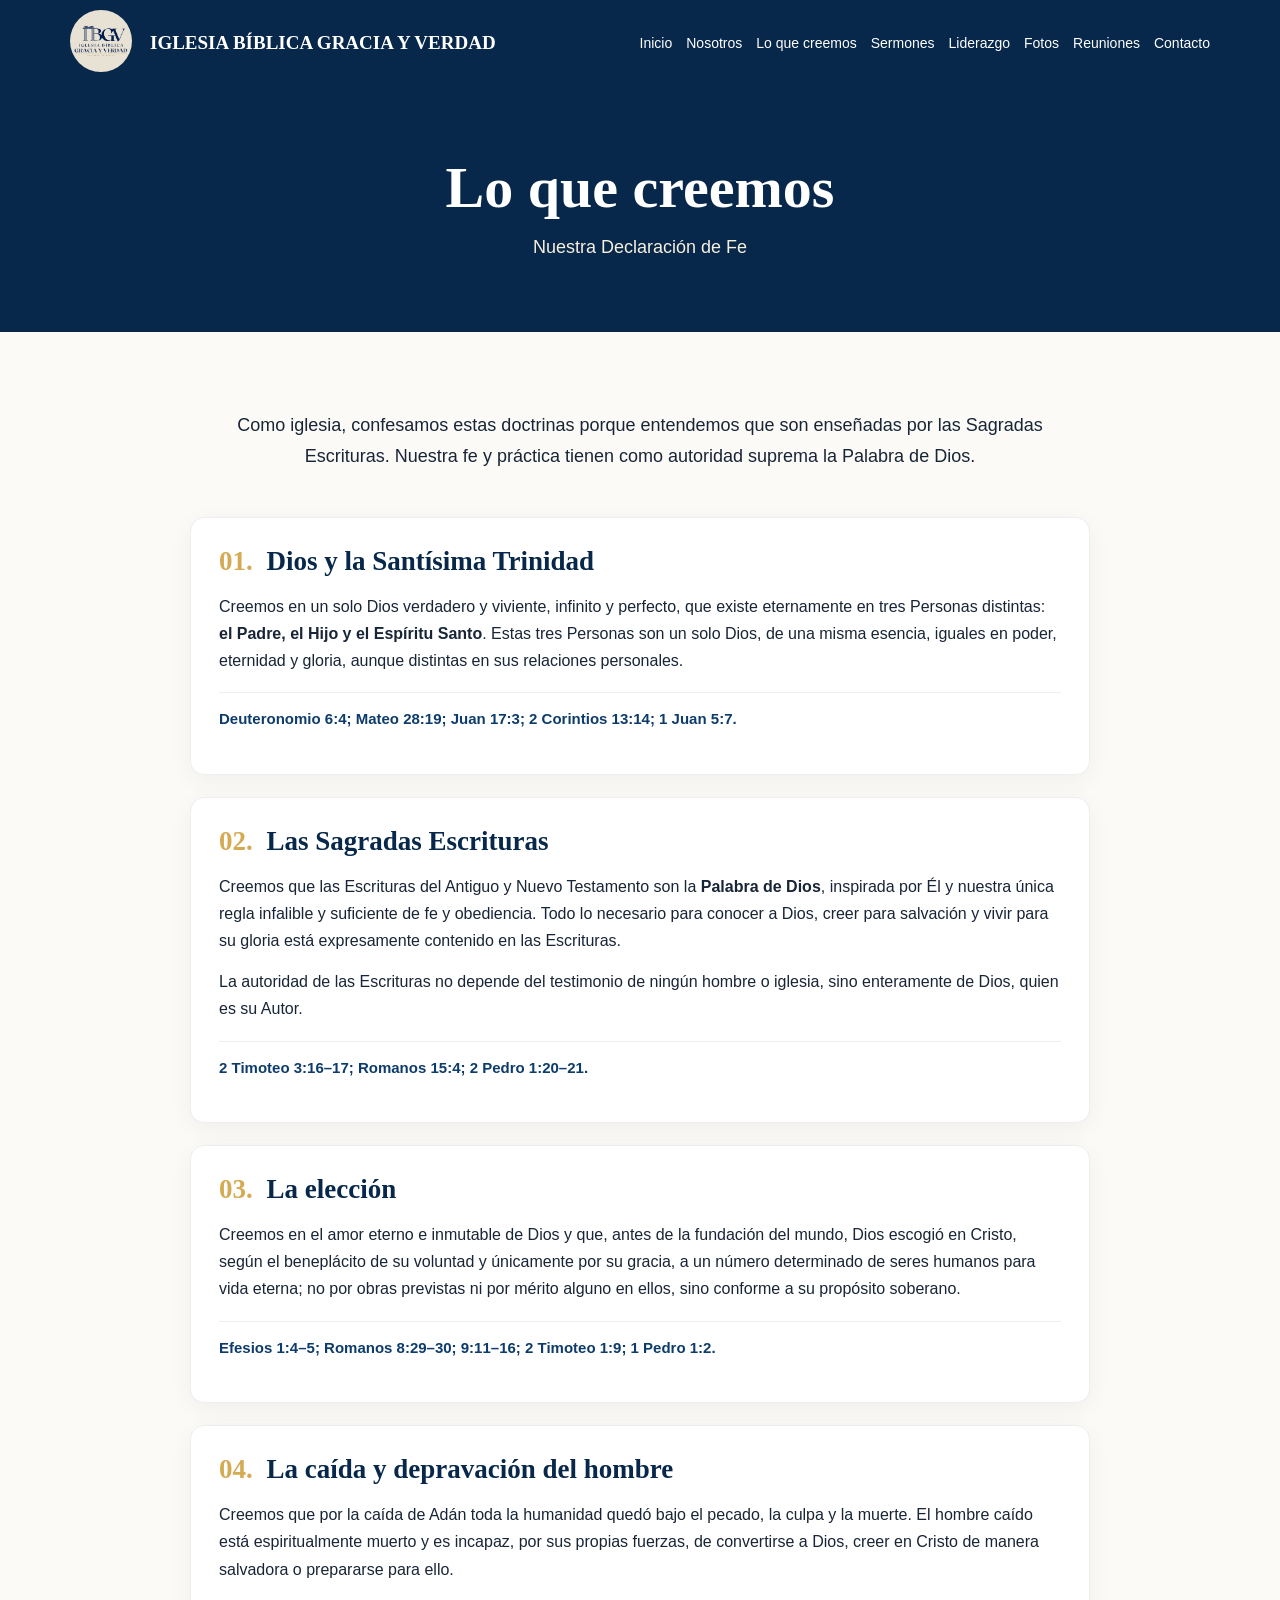
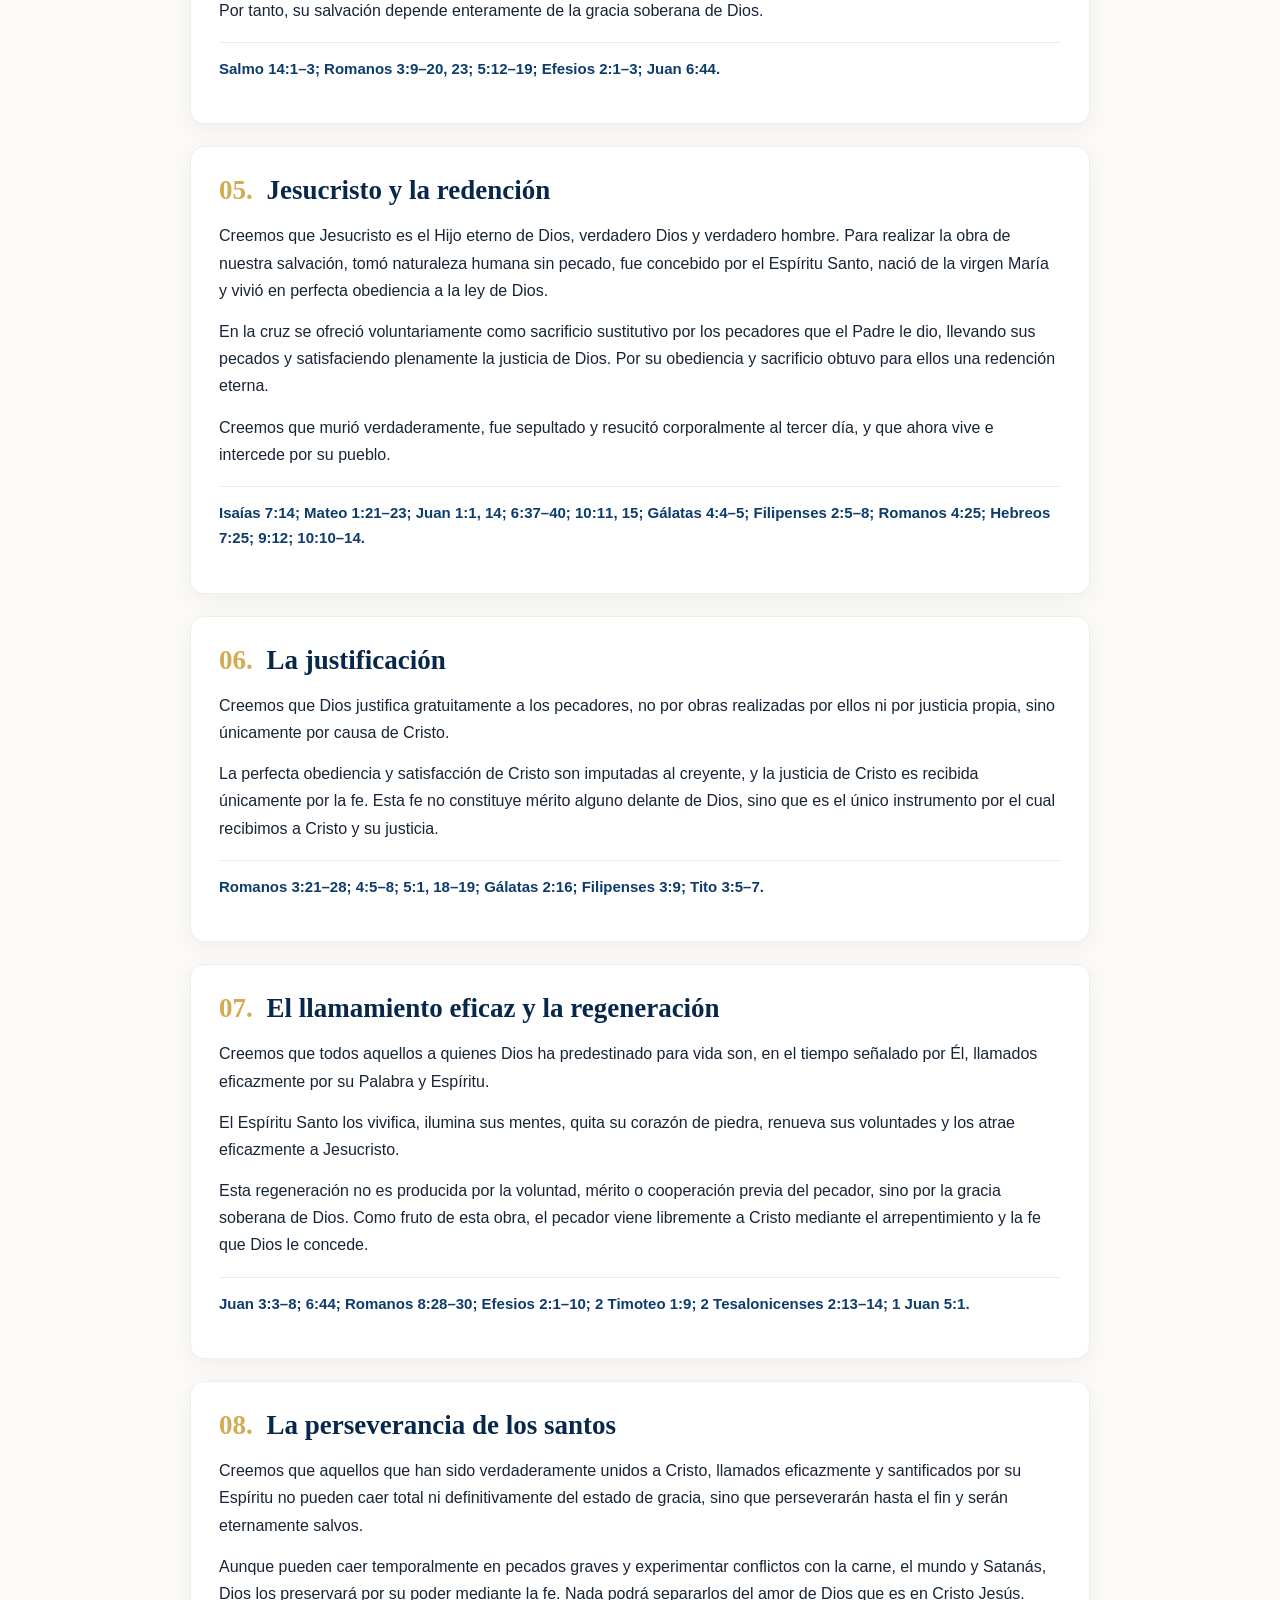
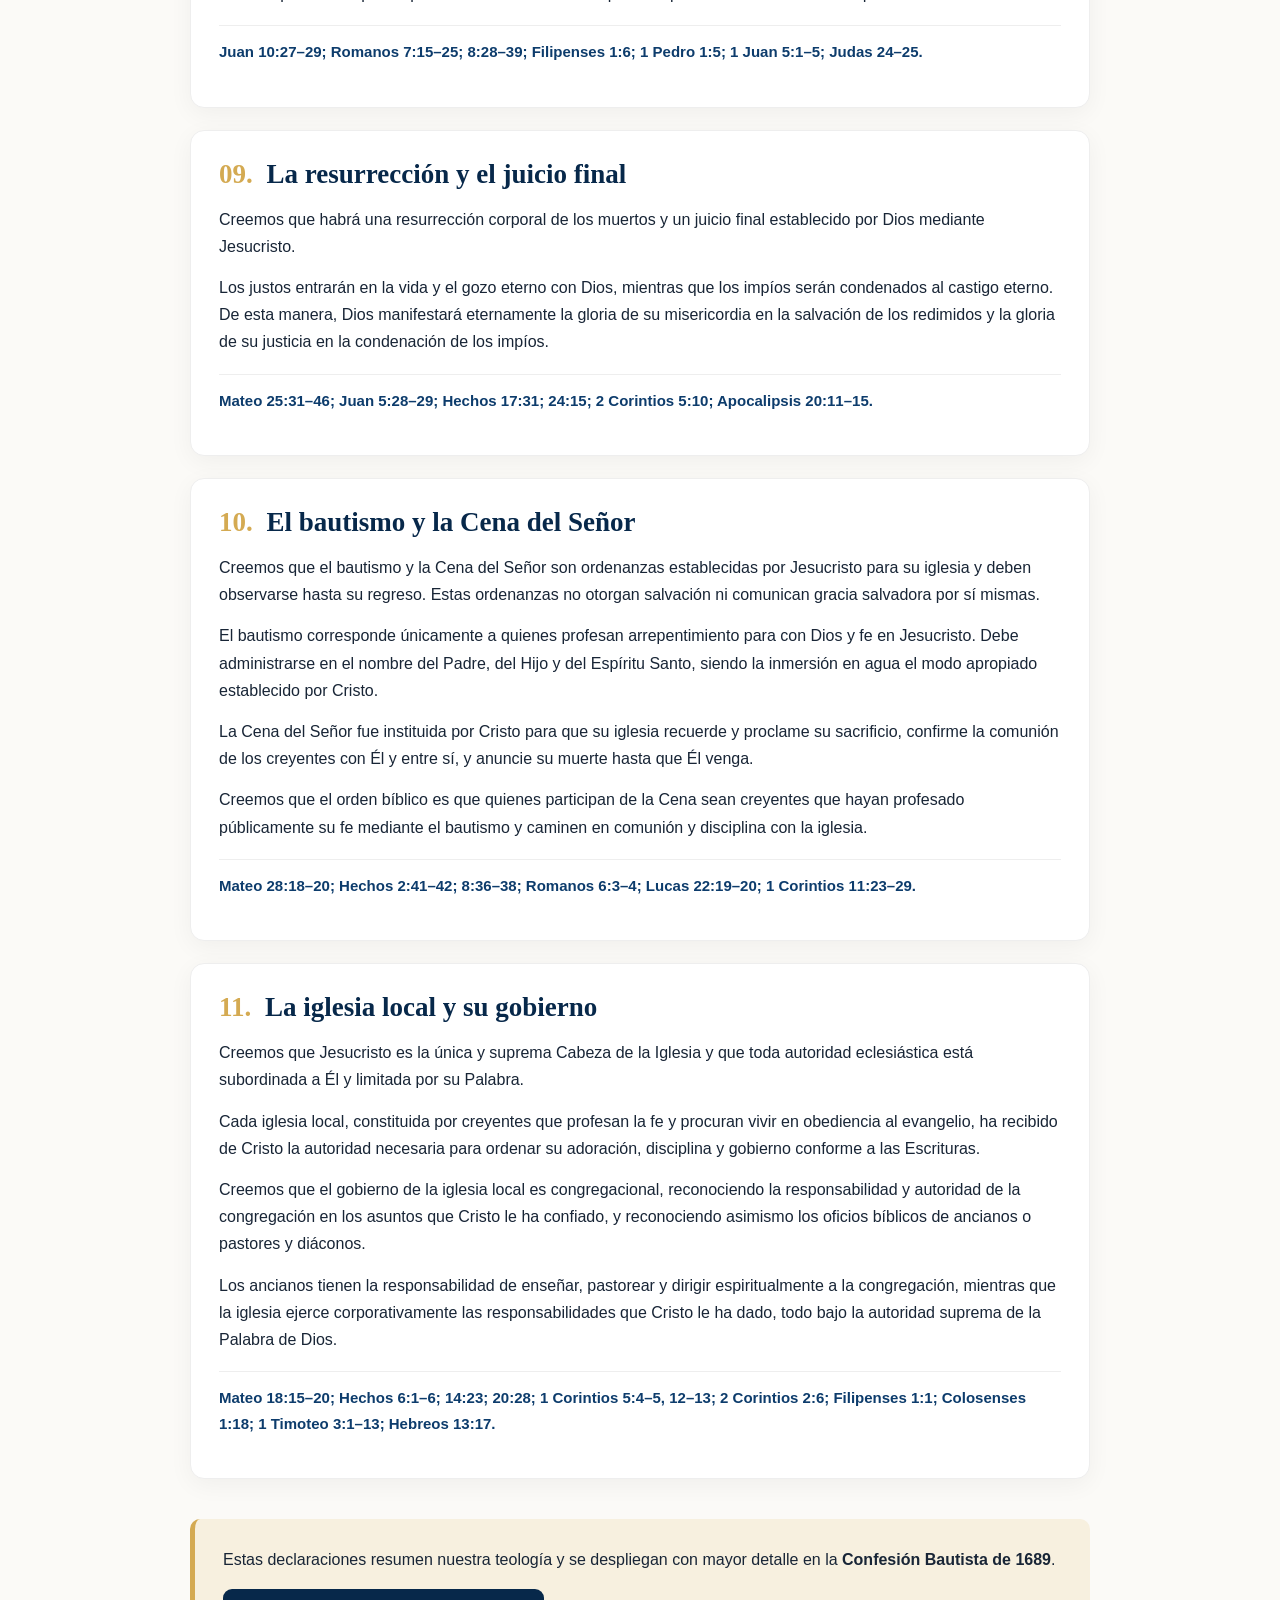
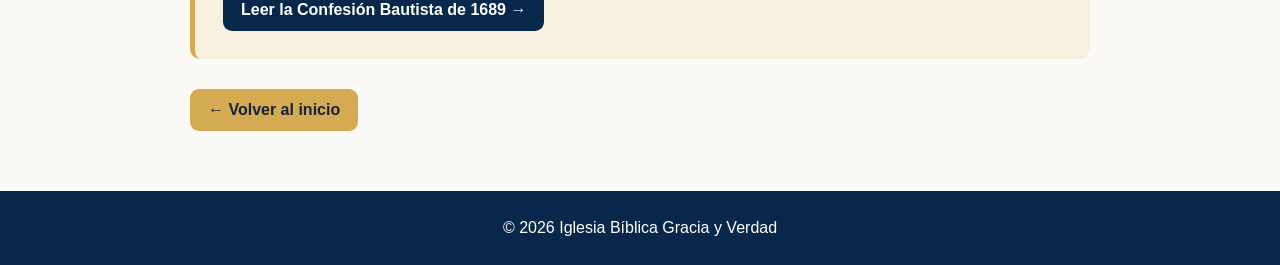
<file: creemos.html>
<!doctype html>
<html lang="es">

<head>
  <meta charset="utf-8">
  <meta name="viewport" content="width=device-width,initial-scale=1">

  <title>Lo que creemos | Iglesia Bíblica Gracia y Verdad</title>

  <meta name="description" content="Conoce las doctrinas y la declaración de fe de Iglesia Bíblica Gracia y Verdad, una iglesia Bautista Reformada en San Juan del Sur, Nicaragua, conforme a las Escrituras y la Confesión Bautista de 1689.">

  <link rel="canonical" href="https://iglesiabiblicagraciayverdad.org/creemos.html">

  <!-- Google Analytics - IBGV -->
  <script async src="https://www.googletagmanager.com/gtag/js?id=G-3S7TTVSBT8"></script>
  <script>
    window.dataLayer = window.dataLayer || [];
    function gtag(){dataLayer.push(arguments);}
    gtag('js', new Date());
    gtag('config', 'G-3S7TTVSBT8');
  </script>

  <link rel="stylesheet" href="styles.css?v=6">

  <style>
    .faith-header{
      background:var(--navy);
      color:white;
      text-align:center;
      padding:70px 20px;
    }

    .faith-header h1{
      font:700 clamp(38px,5vw,58px)/1.1 Georgia,serif;
      margin:0 0 12px;
    }

    .faith-header p{
      max-width:760px;
      margin:0 auto;
      line-height:1.7;
      font-size:18px;
      color:#f7f0df;
    }

    .faith-intro{
      max-width:850px;
      margin:0 auto 45px;
      text-align:center;
      font-size:18px;
      line-height:1.7;
    }

    .faith-list{
      max-width:900px;
      margin:auto;
    }

    .faith-item{
      background:white;
      border:1px solid #eee;
      border-radius:14px;
      padding:28px;
      margin-bottom:22px;
      box-shadow:0 6px 24px #0000000c;
    }

    .faith-item h2{
      font:700 27px Georgia,serif;
      color:var(--navy);
      margin:0 0 16px;
    }

    .faith-number{
      color:var(--gold);
      margin-right:7px;
    }

    .faith-item p{
      line-height:1.7;
      margin:0 0 14px;
    }

    .scriptures{
      color:var(--blue);
      font-weight:700;
      font-size:15px;
      border-top:1px solid #eee;
      padding-top:13px;
      margin-top:18px !important;
    }

    .faith-confession{
      max-width:900px;
      margin:40px auto 0;
      padding:28px;
      background:var(--cream);
      border-left:5px solid var(--gold);
      border-radius:10px;
    }

    .faith-confession p{
      line-height:1.6;
      margin-top:0;
    }

    .back-home{
      max-width:900px;
      margin:30px auto 0;
    }

    @media(max-width:720px){
      .faith-header{
        padding:50px 18px;
      }

      .faith-item{
        padding:22px 18px;
      }

      .faith-item h2{
        font-size:23px;
      }
    }
  </style>
</head>

<body>

<header>
  <div class="nav">

    <a href="index.html">
      <img src="logo.jpg" alt="Logo IBGV">
    </a>

    <strong>IGLESIA BÍBLICA GRACIA Y VERDAD</strong>

    <button class="menu-toggle" type="button" aria-label="Abrir menú" aria-expanded="false">
      ☰
    </button>

    <nav class="links">
      <a href="index.html">Inicio</a>
      <a href="index.html#nosotros">Nosotros</a>
      <a href="creemos.html">Lo que creemos</a>
      <a href="sermones.html">Sermones</a>
      <a href="liderazgo.html">Liderazgo</a>
      <a href="galeria.html">Fotos</a>
      <a href="index.html#reuniones">Reuniones</a>
      <a href="index.html#contacto">Contacto</a>
    </nav>

  </div>
</header>

<section class="faith-header">

  <h1>Lo que creemos</h1>

  <p>
    Nuestra Declaración de Fe
  </p>

</section>

<main class="wrap">

  <div class="faith-intro">
    <p>
      Como iglesia, confesamos estas doctrinas porque entendemos que
      son enseñadas por las Sagradas Escrituras. Nuestra fe y práctica
      tienen como autoridad suprema la Palabra de Dios.
    </p>
  </div>

  <div class="faith-list">

    <!-- 1 -->
    <article class="faith-item">

      <h2>
        <span class="faith-number">01.</span>
        Dios y la Santísima Trinidad
      </h2>

      <p>
        Creemos en un solo Dios verdadero y viviente, infinito y perfecto,
        que existe eternamente en tres Personas distintas:
        <strong>el Padre, el Hijo y el Espíritu Santo</strong>.
        Estas tres Personas son un solo Dios, de una misma esencia,
        iguales en poder, eternidad y gloria, aunque distintas en sus
        relaciones personales.
      </p>

      <p class="scriptures">
        Deuteronomio 6:4; Mateo 28:19; Juan 17:3;
        2 Corintios 13:14; 1 Juan 5:7.
      </p>

    </article>

    <!-- 2 -->
    <article class="faith-item">

      <h2>
        <span class="faith-number">02.</span>
        Las Sagradas Escrituras
      </h2>

      <p>
        Creemos que las Escrituras del Antiguo y Nuevo Testamento son
        la <strong>Palabra de Dios</strong>, inspirada por Él y nuestra
        única regla infalible y suficiente de fe y obediencia.
        Todo lo necesario para conocer a Dios, creer para salvación
        y vivir para su gloria está expresamente contenido en las
        Escrituras.
      </p>

      <p>
        La autoridad de las Escrituras no depende del testimonio de
        ningún hombre o iglesia, sino enteramente de Dios, quien es
        su Autor.
      </p>

      <p class="scriptures">
        2 Timoteo 3:16–17; Romanos 15:4; 2 Pedro 1:20–21.
      </p>

    </article>

    <!-- 3 -->
    <article class="faith-item">

      <h2>
        <span class="faith-number">03.</span>
        La elección
      </h2>

      <p>
        Creemos en el amor eterno e inmutable de Dios y que, antes de
        la fundación del mundo, Dios escogió en Cristo, según el
        beneplácito de su voluntad y únicamente por su gracia, a un
        número determinado de seres humanos para vida eterna; no por
        obras previstas ni por mérito alguno en ellos, sino conforme
        a su propósito soberano.
      </p>

      <p class="scriptures">
        Efesios 1:4–5; Romanos 8:29–30; 9:11–16;
        2 Timoteo 1:9; 1 Pedro 1:2.
      </p>

    </article>

    <!-- 4 -->
    <article class="faith-item">

      <h2>
        <span class="faith-number">04.</span>
        La caída y depravación del hombre
      </h2>

      <p>
        Creemos que por la caída de Adán toda la humanidad quedó bajo
        el pecado, la culpa y la muerte. El hombre caído está
        espiritualmente muerto y es incapaz, por sus propias fuerzas,
        de convertirse a Dios, creer en Cristo de manera salvadora
        o prepararse para ello.
      </p>

      <p>
        Por tanto, su salvación depende enteramente de la gracia
        soberana de Dios.
      </p>

      <p class="scriptures">
        Salmo 14:1–3; Romanos 3:9–20, 23; 5:12–19;
        Efesios 2:1–3; Juan 6:44.
      </p>

    </article>

    <!-- 5 -->
    <article class="faith-item">

      <h2>
        <span class="faith-number">05.</span>
        Jesucristo y la redención
      </h2>

      <p>
        Creemos que Jesucristo es el Hijo eterno de Dios, verdadero
        Dios y verdadero hombre. Para realizar la obra de nuestra
        salvación, tomó naturaleza humana sin pecado, fue concebido
        por el Espíritu Santo, nació de la virgen María y vivió en
        perfecta obediencia a la ley de Dios.
      </p>

      <p>
        En la cruz se ofreció voluntariamente como sacrificio
        sustitutivo por los pecadores que el Padre le dio, llevando
        sus pecados y satisfaciendo plenamente la justicia de Dios.
        Por su obediencia y sacrificio obtuvo para ellos una redención
        eterna.
      </p>

      <p>
        Creemos que murió verdaderamente, fue sepultado y resucitó
        corporalmente al tercer día, y que ahora vive e intercede
        por su pueblo.
      </p>

      <p class="scriptures">
        Isaías 7:14; Mateo 1:21–23; Juan 1:1, 14; 6:37–40;
        10:11, 15; Gálatas 4:4–5; Filipenses 2:5–8;
        Romanos 4:25; Hebreos 7:25; 9:12; 10:10–14.
      </p>

    </article>

    <!-- 6 -->
    <article class="faith-item">

      <h2>
        <span class="faith-number">06.</span>
        La justificación
      </h2>

      <p>
        Creemos que Dios justifica gratuitamente a los pecadores,
        no por obras realizadas por ellos ni por justicia propia,
        sino únicamente por causa de Cristo.
      </p>

      <p>
        La perfecta obediencia y satisfacción de Cristo son imputadas
        al creyente, y la justicia de Cristo es recibida únicamente
        por la fe. Esta fe no constituye mérito alguno delante de Dios,
        sino que es el único instrumento por el cual recibimos a
        Cristo y su justicia.
      </p>

      <p class="scriptures">
        Romanos 3:21–28; 4:5–8; 5:1, 18–19;
        Gálatas 2:16; Filipenses 3:9; Tito 3:5–7.
      </p>

    </article>

    <!-- 7 -->
    <article class="faith-item">

      <h2>
        <span class="faith-number">07.</span>
        El llamamiento eficaz y la regeneración
      </h2>

      <p>
        Creemos que todos aquellos a quienes Dios ha predestinado
        para vida son, en el tiempo señalado por Él, llamados
        eficazmente por su Palabra y Espíritu.
      </p>

      <p>
        El Espíritu Santo los vivifica, ilumina sus mentes, quita
        su corazón de piedra, renueva sus voluntades y los atrae
        eficazmente a Jesucristo.
      </p>

      <p>
        Esta regeneración no es producida por la voluntad, mérito
        o cooperación previa del pecador, sino por la gracia soberana
        de Dios. Como fruto de esta obra, el pecador viene libremente
        a Cristo mediante el arrepentimiento y la fe que Dios le concede.
      </p>

      <p class="scriptures">
        Juan 3:3–8; 6:44; Romanos 8:28–30; Efesios 2:1–10;
        2 Timoteo 1:9; 2 Tesalonicenses 2:13–14; 1 Juan 5:1.
      </p>

    </article>

    <!-- 8 -->
    <article class="faith-item">

      <h2>
        <span class="faith-number">08.</span>
        La perseverancia de los santos
      </h2>

      <p>
        Creemos que aquellos que han sido verdaderamente unidos a
        Cristo, llamados eficazmente y santificados por su Espíritu
        no pueden caer total ni definitivamente del estado de gracia,
        sino que perseverarán hasta el fin y serán eternamente salvos.
      </p>

      <p>
        Aunque pueden caer temporalmente en pecados graves y
        experimentar conflictos con la carne, el mundo y Satanás,
        Dios los preservará por su poder mediante la fe. Nada podrá
        separarlos del amor de Dios que es en Cristo Jesús.
      </p>

      <p class="scriptures">
        Juan 10:27–29; Romanos 7:15–25; 8:28–39;
        Filipenses 1:6; 1 Pedro 1:5; 1 Juan 5:1–5;
        Judas 24–25.
      </p>

    </article>

    <!-- 9 -->
    <article class="faith-item">

      <h2>
        <span class="faith-number">09.</span>
        La resurrección y el juicio final
      </h2>

      <p>
        Creemos que habrá una resurrección corporal de los muertos
        y un juicio final establecido por Dios mediante Jesucristo.
      </p>

      <p>
        Los justos entrarán en la vida y el gozo eterno con Dios,
        mientras que los impíos serán condenados al castigo eterno.
        De esta manera, Dios manifestará eternamente la gloria de su
        misericordia en la salvación de los redimidos y la gloria de
        su justicia en la condenación de los impíos.
      </p>

      <p class="scriptures">
        Mateo 25:31–46; Juan 5:28–29; Hechos 17:31; 24:15;
        2 Corintios 5:10; Apocalipsis 20:11–15.
      </p>

    </article>

    <!-- 10 -->
    <article class="faith-item">

      <h2>
        <span class="faith-number">10.</span>
        El bautismo y la Cena del Señor
      </h2>

      <p>
        Creemos que el bautismo y la Cena del Señor son ordenanzas
        establecidas por Jesucristo para su iglesia y deben observarse
        hasta su regreso. Estas ordenanzas no otorgan salvación ni
        comunican gracia salvadora por sí mismas.
      </p>

      <p>
        El bautismo corresponde únicamente a quienes profesan
        arrepentimiento para con Dios y fe en Jesucristo. Debe
        administrarse en el nombre del Padre, del Hijo y del Espíritu
        Santo, siendo la inmersión en agua el modo apropiado establecido
        por Cristo.
      </p>

      <p>
        La Cena del Señor fue instituida por Cristo para que su iglesia
        recuerde y proclame su sacrificio, confirme la comunión de los
        creyentes con Él y entre sí, y anuncie su muerte hasta que
        Él venga.
      </p>

      <p>
        Creemos que el orden bíblico es que quienes participan de la
        Cena sean creyentes que hayan profesado públicamente su fe
        mediante el bautismo y caminen en comunión y disciplina con
        la iglesia.
      </p>

      <p class="scriptures">
        Mateo 28:18–20; Hechos 2:41–42; 8:36–38;
        Romanos 6:3–4; Lucas 22:19–20;
        1 Corintios 11:23–29.
      </p>

    </article>

    <!-- 11 -->
    <article class="faith-item">

      <h2>
        <span class="faith-number">11.</span>
        La iglesia local y su gobierno
      </h2>

      <p>
        Creemos que Jesucristo es la única y suprema Cabeza de la
        Iglesia y que toda autoridad eclesiástica está subordinada
        a Él y limitada por su Palabra.
      </p>

      <p>
        Cada iglesia local, constituida por creyentes que profesan
        la fe y procuran vivir en obediencia al evangelio, ha recibido
        de Cristo la autoridad necesaria para ordenar su adoración,
        disciplina y gobierno conforme a las Escrituras.
      </p>

      <p>
        Creemos que el gobierno de la iglesia local es congregacional,
        reconociendo la responsabilidad y autoridad de la congregación
        en los asuntos que Cristo le ha confiado, y reconociendo
        asimismo los oficios bíblicos de ancianos o pastores y diáconos.
      </p>

      <p>
        Los ancianos tienen la responsabilidad de enseñar, pastorear
        y dirigir espiritualmente a la congregación, mientras que la
        iglesia ejerce corporativamente las responsabilidades que
        Cristo le ha dado, todo bajo la autoridad suprema de la
        Palabra de Dios.
      </p>

      <p class="scriptures">
        Mateo 18:15–20; Hechos 6:1–6; 14:23; 20:28;
        1 Corintios 5:4–5, 12–13; 2 Corintios 2:6;
        Filipenses 1:1; Colosenses 1:18;
        1 Timoteo 3:1–13; Hebreos 13:17.
      </p>

    </article>

  </div>

  <section class="faith-confession">

    <p>
      Estas declaraciones resumen nuestra teología y se despliegan
      con mayor detalle en la
      <strong>Confesión Bautista de 1689</strong>.
    </p>

    <a
      class="btn secondary"
      href="https://confesionbautista.com/"
      target="_blank"
      rel="noopener">
      Leer la Confesión Bautista de 1689 →
    </a>

  </section>

  <div class="back-home">
    <a class="btn" href="index.html">← Volver al inicio</a>
  </div>

</main>

<footer>
  © <span id="year"></span>
  Iglesia Bíblica Gracia y Verdad
</footer>

<script>
  document.getElementById('year').textContent =
    new Date().getFullYear();
</script>

<script>
  const menuButton = document.querySelector('.menu-toggle');
  const menuLinks = document.querySelector('.links');

  if (menuButton && menuLinks) {
    menuButton.addEventListener('click', () => {
      const abierto = menuLinks.classList.toggle('open');
      menuButton.setAttribute('aria-expanded', abierto);
      menuButton.textContent = abierto ? '✕' : '☰';
    });

    menuLinks.querySelectorAll('a').forEach(link => {
      link.addEventListener('click', () => {
        menuLinks.classList.remove('open');
        menuButton.setAttribute('aria-expanded', 'false');
        menuButton.textContent = '☰';
      });
    });
  }
</script>

</body>
</html>
</file>
<file: styles.css>
/* =========================================================
   IGLESIA BÍBLICA GRACIA Y VERDAD
   Hoja de estilos principal
   ========================================================= */


/* =========================
   VARIABLES Y BASE
   ========================= */

:root{
  --navy:#07284a;
  --blue:#0d3c6c;
  --gold:#d4aa52;
  --cream:#f7f0df;
  --ink:#182536;
  --white:#fff;
  --muted:#6b7280;
}

*{
  box-sizing:border-box;
}

html{
  scroll-behavior:smooth;
  width:100%;
  max-width:100%;
  overflow-x:hidden;
}

body{
  margin:0;
  width:100%;
  max-width:100%;
  overflow-x:hidden;
  font-family:Arial,sans-serif;
  color:var(--ink);
  background:#fbfaf7;
}


/* =========================
   ENCABEZADO
   ========================= */

header{
  background:var(--navy);
  color:white;
  position:sticky;
  top:0;
  z-index:100;
}

.nav{
  max-width:1180px;
  margin:auto;
  padding:10px 20px;
  display:flex;
  align-items:center;
  gap:18px;
}

.nav img,
.admin-head img{
  width:62px;
  height:62px;
  object-fit:cover;
  border-radius:50%;
  flex:0 0 auto;
}

.nav strong{
  font-family:Georgia,serif;
  font-size:19px;
  line-height:1.2;
}

.links{
  margin-left:auto;
  display:flex;
  align-items:center;
  gap:14px;
  flex-wrap:wrap;
}

.links a{
  color:white;
  text-decoration:none;
  font-size:14px;
}

.links a:hover{
  color:var(--gold);
}


/* =========================
   BOTÓN MENÚ MÓVIL
   ========================= */

.menu-toggle{
  display:none;
  background:transparent;
  border:0;
  color:white;
  font-size:30px;
  cursor:pointer;
  padding:6px 10px;
}


/* =========================
   PORTADA PRINCIPAL
   ========================= */

.portada-principal{
  display:block;
  width:100%;
  max-width:100%;
  margin:0;
  padding:0;
  background:var(--navy);
  overflow:hidden;
}

.portada-principal > img{
  display:block;
  width:100%;
  max-width:100%;
  height:auto;
  margin:0;
  padding:0;
}


/* =========================
   INFORMACIÓN BAJO PORTADA
   ========================= */

.portada-info{
  width:100%;
  max-width:100%;
  background:var(--navy);
  color:white;
  display:grid;
  grid-template-columns:repeat(3,1fr);
  padding:22px max(20px,calc((100vw - 1180px)/2));
}

.portada-info-item{
  display:flex;
  align-items:center;
  justify-content:center;
  gap:15px;
  padding:5px 25px;
  border-right:1px solid rgba(255,255,255,.25);
}

.portada-info-item:last-child{
  border-right:0;
}

.portada-info-item strong{
  display:block;
  font-size:15px;
  margin-bottom:5px;
}

.portada-info-item span{
  display:block;
  font-size:14px;
  opacity:.9;
}

.portada-icon{
  flex:0 0 auto;
  font-size:28px;
  line-height:1;
}


/* =========================
   CONTENIDO GENERAL
   ========================= */

.wrap{
  max-width:1080px;
  margin:auto;
  padding:60px 20px;
}

.section-title{
  font:700 36px Georgia,serif;
  color:var(--navy);
  margin:0 0 18px;
}

.band{
  background:var(--cream);
}


/* =========================
   BOTONES
   ========================= */

.btn{
  display:inline-block;
  background:var(--gold);
  color:#14233a;
  padding:12px 18px;
  border-radius:9px;
  text-decoration:none;
  font-weight:700;
  border:0;
  cursor:pointer;
}

.btn:hover{
  filter:brightness(.96);
}

.secondary{
  background:var(--navy);
  color:white;
}


/* =========================
   TARJETAS
   ========================= */

.cards{
  display:grid;
  grid-template-columns:repeat(auto-fit,minmax(230px,1fr));
  gap:18px;
}

.card{
  background:white;
  padding:22px;
  border-radius:14px;
  box-shadow:0 6px 24px rgba(0,0,0,.05);
  border:1px solid #eee;
}

.card h3{
  color:var(--blue);
  margin-top:0;
}


/* =========================
   ACCESOS DE LA PORTADA
   ========================= */

.home-paths{
  display:grid;
  grid-template-columns:repeat(4,1fr);
  gap:16px;
  margin-top:36px;
}

.home-path{
  background:white;
  border:1px solid #e5e5e5;
  border-radius:14px;
  padding:24px;
  text-decoration:none;
  color:var(--ink);
  transition:transform .2s ease,box-shadow .2s ease;
  box-shadow:0 6px 24px rgba(0,0,0,.04);
}

.home-path:hover{
  transform:translateY(-3px);
  box-shadow:0 10px 30px rgba(0,0,0,.09);
}

.home-path strong{
  display:block;
  font:700 23px Georgia,serif;
  color:var(--navy);
  margin-bottom:12px;
}

.home-path span{
  display:block;
  line-height:1.5;
  min-height:68px;
}

.home-path b{
  display:block;
  color:var(--blue);
  margin-top:15px;
}


/* =========================
   DECLARACIÓN DE FE
   ========================= */

.doctrine{
  display:grid;
  grid-template-columns:repeat(auto-fit,minmax(300px,1fr));
  gap:18px;
}

.doctrine .card{
  min-height:0;
}

.doctrine .card p{
  line-height:1.55;
}

.confession-note{
  margin:28px 0 0;
  padding:18px;
  border-left:4px solid var(--gold);
  background:white;
}

.confession-note p{
  margin-top:0;
  line-height:1.5;
}

.confession-note .btn{
  margin-top:4px;
}


/* =========================
   SERMONES
   ========================= */

.sermons-header{
  background:var(--cream);
}

.sermon-group{
  margin:28px 0 36px;
}

.sermon-book{
  font:700 27px Georgia,serif;
  color:var(--navy);
  border-bottom:2px solid var(--gold);
  padding-bottom:8px;
}

.series-tag{
  display:inline-block;
  background:var(--cream);
  padding:5px 9px;
  border-radius:999px;
  font-size:13px;
}


/* =========================
   LIDERAZGO
   ========================= */

.leader-photo{
  display:block;
  width:100%;
  height:auto;
  aspect-ratio:16/9;
  object-fit:contain;
  object-position:center;
  border-radius:10px;
  margin-bottom:14px;
  background:var(--navy);
}


/* =========================
   GALERÍA
   ========================= */

.gallery{
  display:grid;
  grid-template-columns:repeat(auto-fit,minmax(220px,1fr));
  gap:14px;
}

.gallery figure{
  margin:0;
  background:white;
  border-radius:12px;
  overflow:hidden;
  border:1px solid #eee;
}

.gallery img{
  display:block;
  width:100%;
  height:220px;
  object-fit:cover;
}

.gallery figcaption{
  padding:14px;
}

.gallery figcaption strong{
  display:block;
  font-size:18px;
  color:var(--navy);
  margin-bottom:6px;
}

.gallery figcaption p{
  line-height:1.45;
}

.gallery figcaption .btn{
  margin-top:6px;
  font-size:14px;
  padding:9px 12px;
}


/* =========================
   CONTACTO Y REDES
   ========================= */

.actions,
.socials{
  display:flex;
  gap:12px;
  flex-wrap:wrap;
  margin-top:18px;
}

.socials a{
  font-weight:700;
  color:var(--blue);
}


/* =========================
   PIE DE PÁGINA
   ========================= */

footer{
  background:var(--navy);
  color:white;
  text-align:center;
  padding:28px 20px;
}

footer a{
  color:white;
}


/* =========================================================
   ADMINISTRACIÓN
   ========================================================= */

.admin{
  max-width:950px;
  margin:30px auto;
  padding:20px;
}

.admin h1{
  margin:0;
}

.panel{
  background:white;
  border:1px solid #ddd;
  border-radius:14px;
  padding:22px;
  margin-bottom:18px;
}

.grid{
  display:grid;
  grid-template-columns:1fr 1fr;
  gap:12px;
}

label{
  display:block;
  font-weight:700;
  font-size:14px;
}

.check{
  display:flex;
  gap:8px;
  align-items:center;
  margin:8px 0 14px;
}

.check input{
  width:auto;
  margin:0;
}

input,
textarea{
  width:100%;
  padding:11px;
  border:1px solid #cfd5dc;
  border-radius:8px;
  margin:5px 0 12px;
  font:inherit;
}

textarea{
  min-height:90px;
}

.notice{
  background:#fff4cf;
  border:1px solid #ead187;
  padding:12px;
  border-radius:8px;
}

.row{
  display:flex;
  gap:10px;
  align-items:center;
  flex-wrap:wrap;
}

.grow{
  flex:1;
}

.danger{
  background:#8f1d1d;
  color:white;
}

.muted{
  color:var(--muted);
}

.admin-item{
  border-top:1px solid #eee;
  padding:12px 0;
}

.admin-gallery{
  display:grid;
  grid-template-columns:repeat(auto-fit,minmax(150px,1fr));
  gap:10px;
  margin-top:16px;
}

.admin-gallery img{
  width:100%;
  height:120px;
  object-fit:cover;
  border-radius:8px;
}


/* =========================================================
   CELULAR
   ========================================================= */

@media screen and (max-width:720px){

  /* ENCABEZADO */

  header .nav{
    display:grid;
    grid-template-columns:60px minmax(0,1fr) 50px;
    grid-template-rows:auto auto;
    width:100%;
    min-height:0;
    padding:10px 16px;
    gap:10px;
  }

  header .nav > img{
    grid-column:1;
    grid-row:1;
    width:58px;
    height:58px;
    margin:0;
  }

  header .nav > strong{
    grid-column:2;
    grid-row:1;
    font-size:14px;
    line-height:1.15;
    margin:0;
    align-self:center;
  }

  header .menu-toggle{
    display:block;
    grid-column:3;
    grid-row:1;
    margin:0;
    justify-self:end;
    align-self:center;
  }

  header .links{
    display:none;
    grid-column:1 / -1;
    grid-row:2;
    width:100%;
    margin:0;
    padding:5px 0 0;
    flex-direction:column;
    gap:0;
  }

  header .links.open{
    display:flex;
  }

  header .links a{
    display:block;
    width:100%;
    padding:12px 4px;
    border-top:1px solid rgba(255,255,255,.15);
    font-size:16px;
  }


  /* PORTADA */

  .portada-principal > img{
    width:100%;
    height:auto;
  }


  /* INFORMACIÓN DE LA PORTADA */

  .portada-info{
    grid-template-columns:1fr;
    padding:10px 22px 16px;
  }

  .portada-info-item{
    justify-content:flex-start;
    border-right:0;
    border-bottom:1px solid rgba(255,255,255,.18);
    padding:14px 4px;
  }

  .portada-info-item:last-child{
    border-bottom:0;
  }

  .portada-icon{
    width:38px;
    text-align:center;
    font-size:25px;
  }


  /* CONTENIDO */

  .wrap{
    padding:44px 18px;
  }

  .section-title{
    font-size:32px;
  }

  .home-paths{
    grid-template-columns:1fr;
  }

  .home-path span{
    min-height:0;
  }

  .doctrine{
    grid-template-columns:1fr;
  }

  .grid{
    grid-template-columns:1fr;
  }

}

/* PORTADA EN COMPUTADORA */

@media(min-width:721px){

  .portada-principal > img{
    width:100%;
    height:500px;
    object-fit:cover;
    object-position:center center;
  }

}


/* CONTACTO Y PROGRAMA RADIAL */

.contacto-radio-grid {
  display: grid;
  grid-template-columns: 1fr 1fr;
  gap: 45px;
  align-items: start;
}

.contacto-columna,
.radio-columna {
  min-width: 0;
}

.radio-columna p {
  line-height: 1.7;
}

#radio-controles {
  margin-top: 20px;
}

#radio-audio {
  width: 100%;
}

/* Adaptación a celulares */

@media (max-width: 768px) {
  .contacto-radio-grid {
    grid-template-columns: 1fr;
    gap: 35px;
  }
}


/* ÍCONOS UNIFORMES DEL PROGRAMA RADIAL */

.radio-estado-linea {
  display: flex;
  align-items: center;
  gap: 9px;
  color: var(--navy);
}

.radio-estado-linea svg {
  flex-shrink: 0;
}

.radio-estado-linea p {
  margin: 0;
}
</file>
